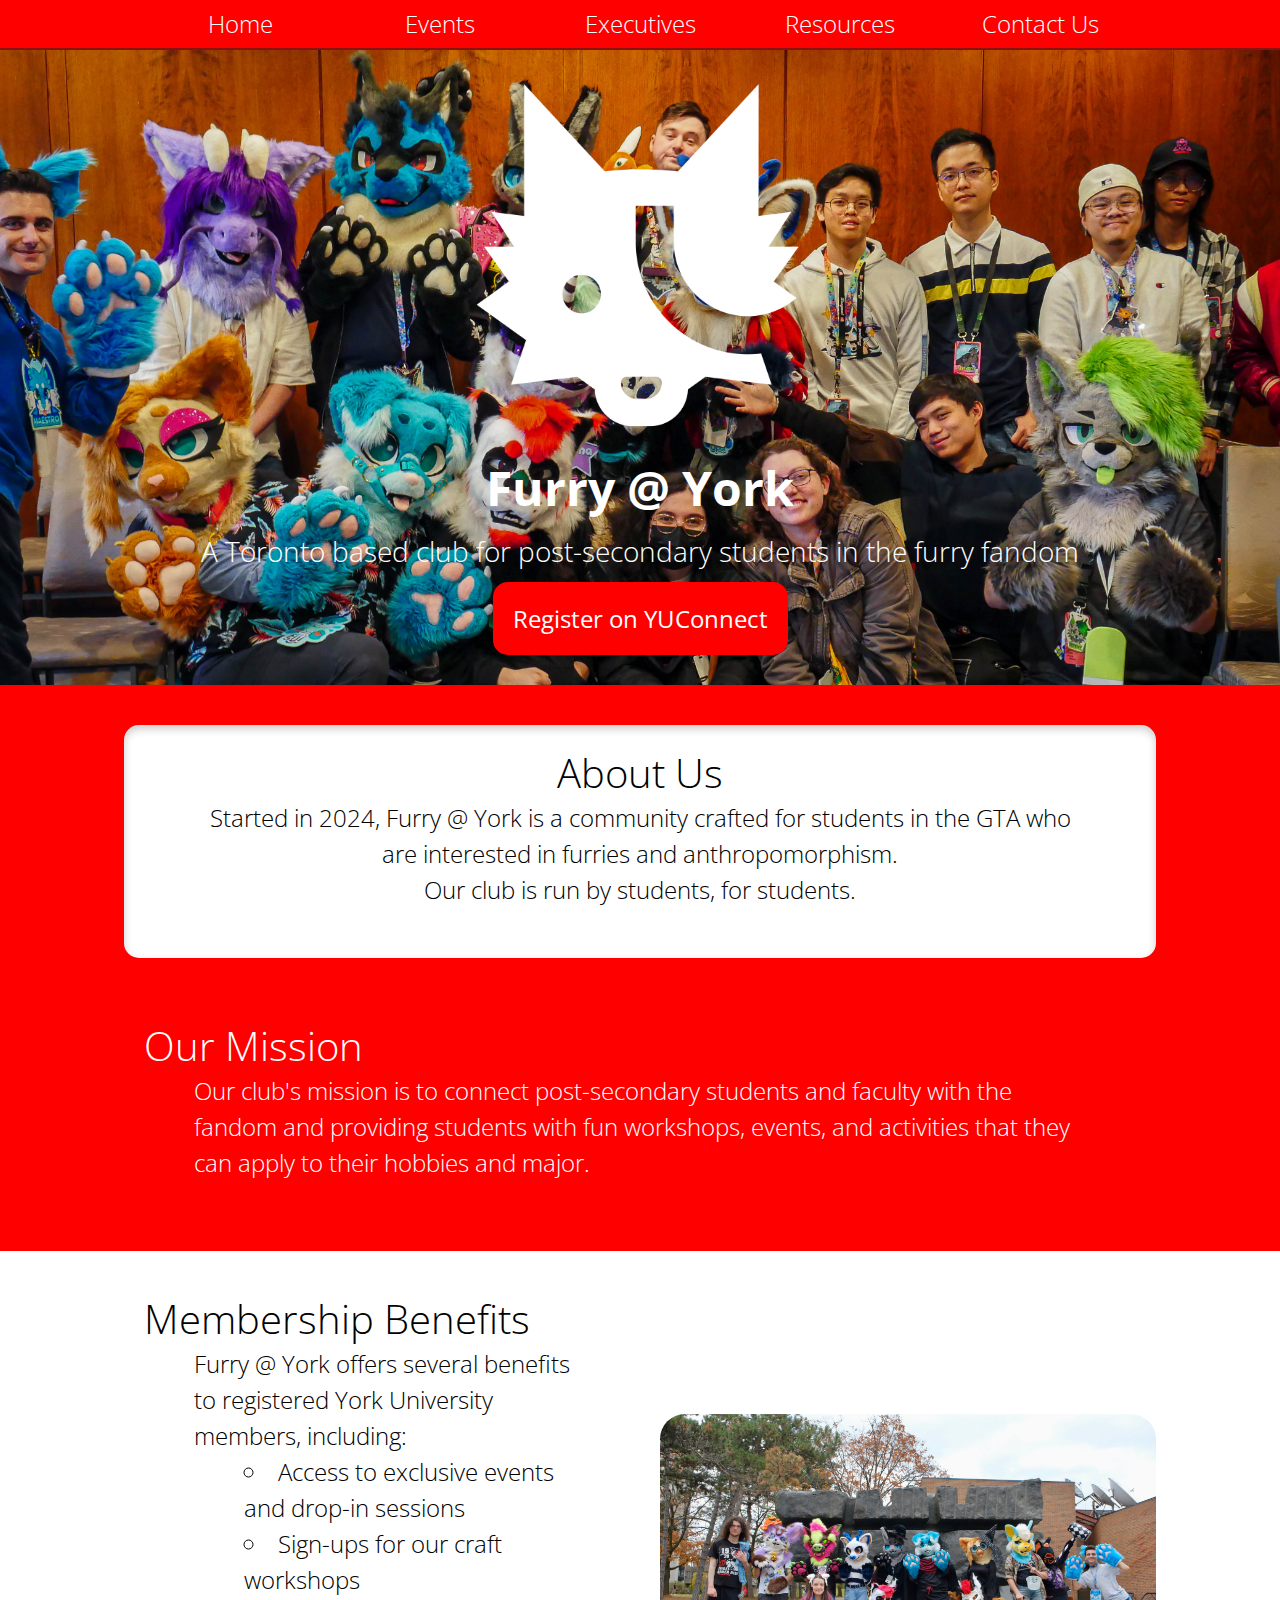
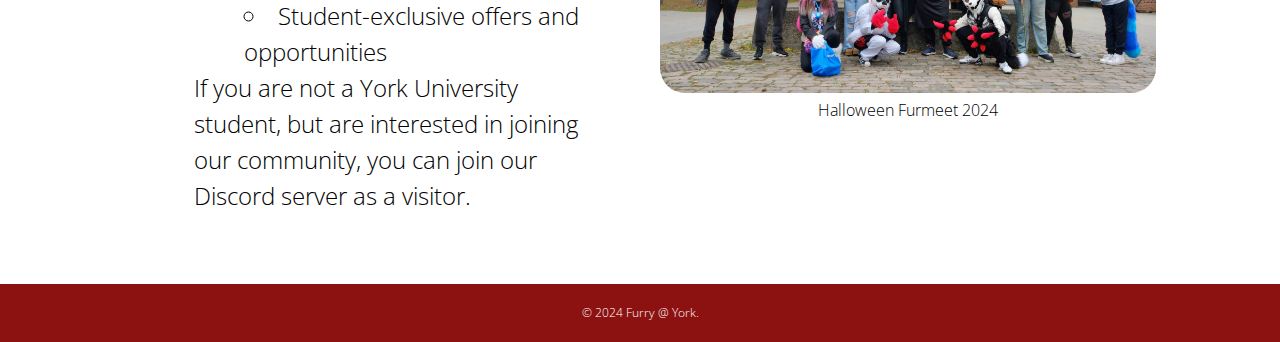
<file: index.html>
<!DOCTYPE html>
<html>
    <!--
        IMPORTANT TO GET A MOBILE ALTERNATIVE VERSION OF THIS WEBSITE FOR ACCESSIBILITY
    -->

<head>
    <meta charset="UTF-8">
    <meta name="viewport" content="width=device-width, initial-scale=1.0"> <!-- Responsive meta tag -->
    <title>Furry @ York Home Page</title>
    <!-- Stylesheets -->
    <link rel="stylesheet" href="styles/main.css">
    <link rel="stylesheet" href="styles/navigation.css">
    <link rel="stylesheet" href="styles/cover.css">
    <link rel="stylesheet" href="styles/about.css">
    <!-- Fonts -->
    <link href="https://fonts.googleapis.com/css?family=Open+Sans:200,300,400,400i,500,600,700" rel="stylesheet">
    <!-- Scripts -->
    <link rel="icon" type="image/x-icon" href="images\FURRY_Favicon_Red.png">
</head>

<body>
    <!-- NAVIGATION BAR -->
    <header>
        <nav class="navbar">
            <ul class="nav-list">
                <!-- SUBSECTIONS -->
                <li><a href="index.html">Home</a></li>
                <li><a href="events.html">Events</a></li>
                <li><a href="executiveTeam.html">Executives</a></li>
                <li class="has-submenu"><a href="#">Resources</a>
                    <ul class="submenu">
                        <li><a href="https://yuconnect.yorku.ca/furry/past-newsletters/" target="_blank">Past Newsletters</a></li>
                        <li><a href="https://yuconnect.yorku.ca/furry/surveys-forms/" target="_blank">Surveys & Forms</a></li>
                        <li><a href="https://yuconnect.yorku.ca/furry/useful-links/" target="_blank">Useful Links</a></li>
                    </ul>
                </li>
                <li><a href="contact.html">Contact Us</a></li>
            </ul>
        </nav>
    </header>

    <main>
            <!-- Cover, with background group photo, the club logo, the club name & the registration link -->
            <div class="cover">
                <div class="logo">
                    <img src="images/FURRY_Favicon_White.png" alt="Furry @ York Logo">
                </div>
                <div class="cover-text">
                    <div>
                        <h1>Furry @ York</h1>
                        <p class="tagline">A Toronto based club for post-secondary students in the furry fandom</p>
                    </div>
                    <div class="button">
                        <a href="https://yuconnect.yorku.ca/furry/club_signup" target="_blank">Register on YUConnect</a>
                    </div>
                </div>
            </div>

        <!-- About Us -->
        <section class="about">
            <div class="container">
                <h2 id="about-heading">About Us</h2>
                <p>Started in 2024, Furry @ York is a community crafted for students in the GTA who are interested in furries and anthropomorphism.</p>
                <p>Our club is run by students, for students.</p>
            </div>
        </section>

        <section class="mission">
            <div class="container">
                <h2 id="mission-heading">Our Mission</h2>
                <p>Our club's mission is to connect post-secondary students and faculty with the fandom and providing students with fun workshops, events, and activities that they can apply to their hobbies and major.</p>
            </div>
        </section>

        <!-- TODO: Have a carousel on the right half of this container, circling through our past events with the appropriate captions.-->
        <section class="benefits">
            <div class="container">
                <h2 id="mission-heading">Membership Benefits</h2>
                <p>Furry @ York offers several benefits to registered York University members, including:</p>
                <ul>
                    <li>Access to exclusive events and drop-in sessions</li>
                    <li>Sign-ups for our craft workshops</li>
                    <li>Student-exclusive offers and opportunities</li>
                </ul>
                <p>If you are not a York University student, but are interested in joining our community, you can join our Discord server as a visitor.</p>
            </div>

            <!-- Events Carousel 
                TODO: Use Javascript to add events (I forget how, will look into it)-->
            <div class="carousel">
                <div class="carousel-item fade">
                    <img src="images\events\Halloween_Furmeet_2024.jpg" alt="Event 1">
                    <p>Halloween Furmeet 2024</p>
                </div>
                <div class="carousel-item fade">
                    <img src="images\events\White_Elephant.jpg" alt="Event 2">
                    <p>White Elephant Gift Exchange</p>
                </div>
                <div class="carousel-item fade">
                    <img src="images\events\FAMU_FE2025.jpg" alt="Event 3">
                    <p>Furries at my University??? (Furnal Equinox Panel)</p>
                </div>
            </div>

        </section>
        <!-- Have a separate page for Volunteering Opportunities-->
    </main>

    <footer>
        <div>
            <p>&copy; 2024 Furry @ York. </p>
        </div>
    </footer>

    <script src="scripts/carousel.js"></script>
</body>

</html>
</file>
<file: styles/main.css>
@import "variables.css";

* {
    margin: 0;
    padding: 0;
}

body {
    background-color: var(--primary);
    font-family: 'Open Sans', 'Helvetica', 'Arial', Arial, sans-serif;
    text-align: center;
}

button {
    background-color: var(--primary);
    border: none;
    border-radius: 15px;

    color: var(--accent);
    font-size: 1.5rem;
    text-align: center;
    text-decoration: none;

    padding: 10px 20px;
    margin: 4px 2px;

    cursor: pointer;
}
button:hover {
    background-color: var(--secondary);
    border-color: var(--tertiary);
}

footer {
    background-color: var(--secondary);
    color: var(--accent);
    padding: 20px;
    text-align: center;
    font-size: 0.5rem;
}
</file>
<file: styles/navigation.css>
.navbar {
    display: flex;
    justify-content: center;
    align-items: center;

    width: 100%;
    height: 3rem;

    background: var(--primary);
    border-bottom: var(--secondary) 2px solid;

    color: var(--accent);

}

.nav-list {
    display: flex;
    justify-content: center;

    width: 100%; 
    
    margin: 0 auto;
    padding: 0 20px;

    list-style: none;
}

.nav-list li {
    max-width: 200px;
    flex: 1;
    position: relative;
    
    text-align: center;

    
    padding: 10px 0;
}

.nav-list a {
    display: block;

    color: var(--accent);
    font-size: 1.5rem;
    text-decoration: none;
    
    padding: 5px 10px;
}

.nav-list a:hover {
        background: darkred;
}

@media (max-width: 768px) {
    .nav-list {
        flex-direction: column;
        align-items: stretch;
    }

    /*
    .nav-list li {
        margin-left: 0px;
    }*/
}

.submenu {
    display: none;
    position: absolute;
    background: var(--primary);
    border-top: none;
    border-left: 2px var(--secondary) solid;
    border-right: 2px var(--secondary) solid;
    border-bottom: 2px var(--secondary) solid;
    list-style: none;
    min-width: 200px;
}

.has-submenu:hover .submenu {
    display: block;
}

.submenu li {
    margin: 0;
    padding: 5px 10px;
}

.submenu a {
    display: block;
    padding: 8px 15px;
}
</file>
<file: styles/cover.css>
@import "variables.css";

.cover {
    background-image: url('../images/FURRY_GroupPhoto.jpg');
    background-size: cover;
    background-attachment: fixed;
    background-position: center;

    display: flex;
    flex-direction: column;
    justify-content: center;
    align-items: center;

    padding: 20px;

    .button {
        background-color: var(--primary);
        border-radius: 15px;
        
        a {
            text-decoration: none;
            color: var(--accent);

            font-size: 1.5rem;
        }

        margin: 10px;
        padding: 20px;
    }
    .button:hover {
        background-color: var(--accent2);
    }
    
}
.cover > div {
    color: var(--accent);
    /* font-size: 2rem; */
    h1 {
        font-size: 3rem;
        padding: 10px;
    }   
    .tagline {
        font-size: 1.75rem;
    }
}

@keyframes logoFade {
    0% {
        opacity: 0;
        transform: translateY(-100px);
        transform: scale(0.9);
    }

    100% {
        opacity: 1;
        transform: translateY(0);
        transform: scale(1);
    }
} 

@keyframes textSlide {
    0% {
        opacity: 0;
        transform: translateY(100px);
        transform: scale(0.9);
    }

    100% {
        opacity: 1;
        transform: translateY(0);
        transform: scale(1);
    }
} 

.cover-text {
    display: flex;
    flex-direction: column;
    align-items: center;

    animation: textSlide 1.5s ease 0.25s 1 normal backwards;
}

.logo {
    animation: logoFade 2s ease 0s 1 normal forwards;
    img {
        height: 50vh;
        aspect-ratio: 1;
        margin: -40px;
    }
}
</file>
<file: styles/about.css>
@import "variables.css";

section {
    display: flex;
    justify-content: center;

    padding: 20px;
}

.about {
    margin-top: 20px;
}

.mission {
    display: flex;
    flex-direction: column;
    justify-content: center;
    align-items: center;

    color: var(--accent);
    text-align: left;
    .container {
        width: 80%;
        padding: 20px 20px 50px;

        background: none;

        box-shadow: none;
    }
}

.benefits {
    background: var(--accent);
    .container {
        width: 40%;
        padding: 20px 20px 50px;

        background: none;
        box-shadow: none;

        text-align: left;
        ul {
            list-style-type: circle;
            list-style-position: inside;
        }
        li {
            padding-left: 50px;
            font-weight: 200;
        }
    }
}

.container {
    width: 80%;

    padding: 20px 20px 50px;

    border-radius: 15px;
    background-color: var(--accent);

    box-shadow: inset 0 4px 8px rgba(0, 0, 0, 0.2);
}

h2 {
    font-size: 2.5em;
    font-weight: 200;
}

p, ul {
    font-size: 1.5em;
    font-weight: 200;
    line-height: 1.5;
    padding-left: 50px;
    padding-right: 50px;
}

/** Carousel section **/
.carousel {
    width: 40%;
    align-content: center;
    p {
        font-size: 1rem;
    }
}

.carousel-item > img {
    border-radius: 25px;
    width: 100%;
    aspect-ratio: 16/9;
}

/** Fade between images instead of none to next**/
.fade{
    animation-name: fade;
    animation-duration: 1.75s;
}

@keyframes fadeTransition {
    from {
        opacity: 0.4;
    }
    to {
        opacity: 1;
    }
}
</file>
